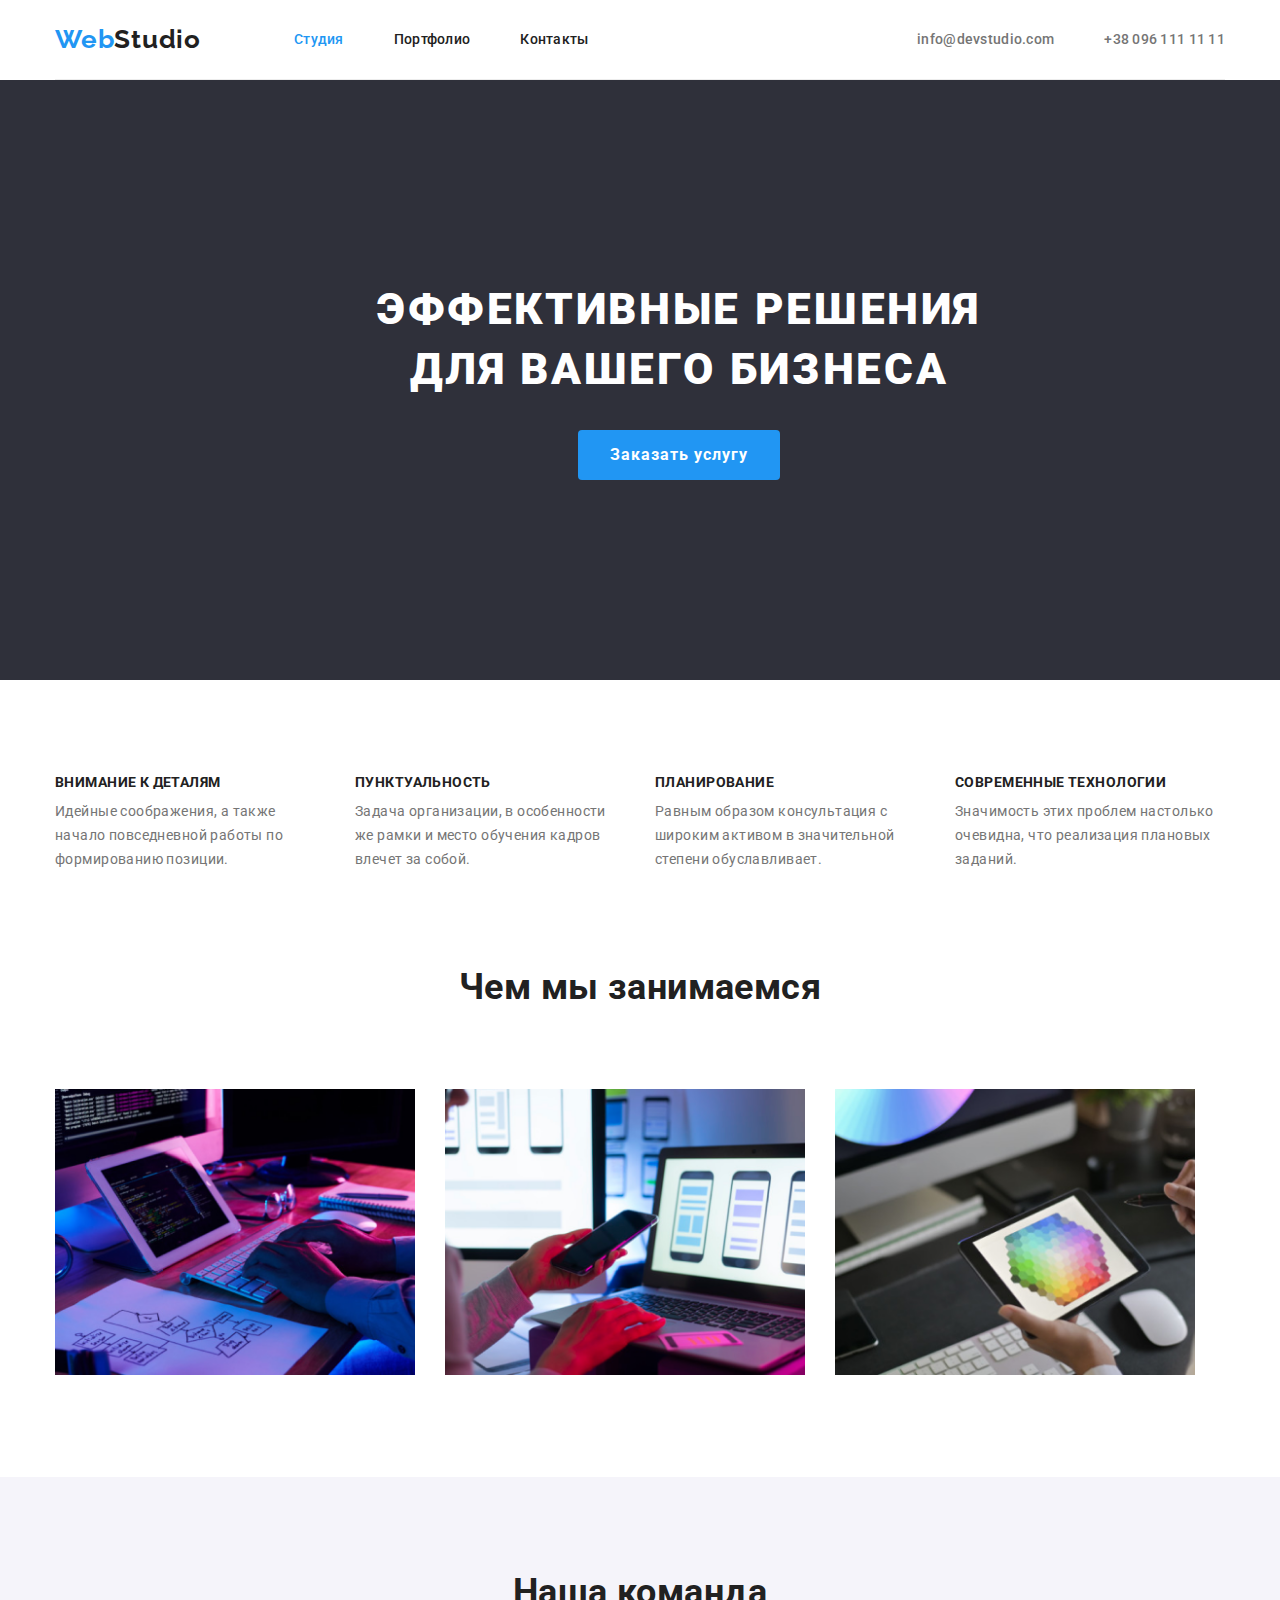
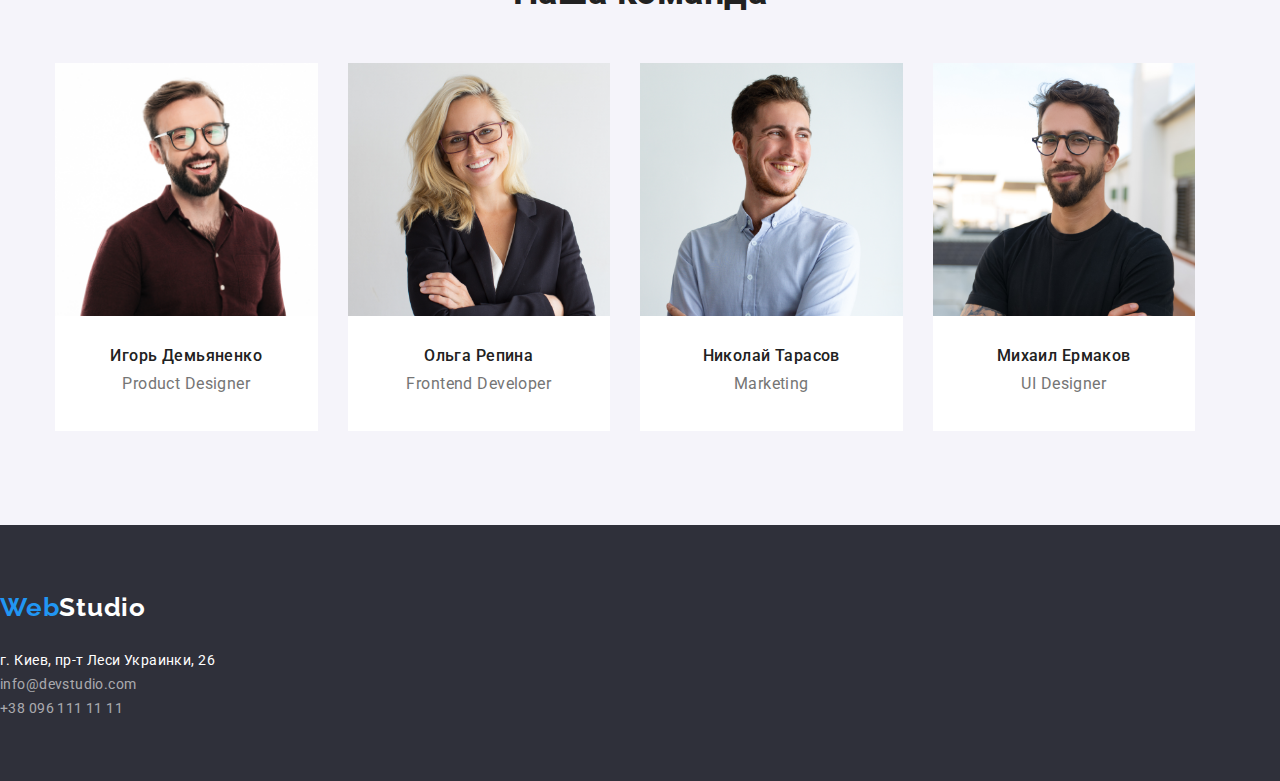
<file: index.html>
<!DOCTYPE html>
<html lang="ru">
  <head>
    <meta charset="UTF-8" />
    <meta name="viewport" content="width=device-width, initial-scale=1.0" />
    <title>WebStudio</title>
    <link
      href="https://fonts.googleapis.com/css2?family=Roboto:wght@400;500;700;900&display=swap"
      rel="stylesheet"
    />
    <link
      href="https://fonts.googleapis.com/css2?family=Raleway:wght@700&display=swap"
      rel="stylesheet"
    />
    <link rel="stylesheet" href="./css/normalize.css" />
    <link rel="stylesheet" href="./css/style.css" />
  </head>
  <body class="bg-color-w">
    <header class="header">
      <div class="header-container">
        <a href="./index.html" class="logo logo-web-header heder-logo">
          <span class="logo-web">Web</span>Studio
        </a>

        <nav class="navigation">
          <ul class="list menu">
            <li class="menu-item">
              <a href="./index.html" class="link menu-link current">Студия</a>
            </li>
            <li class="menu-item">
              <a href="./portfolio.html" class="link menu-link">Портфолио</a>
            </li>
            <li class="menu-item">
              <a href="" class="link menu-link">Контакты</a>
            </li>
          </ul>
        </nav>

        <ul class="list menu">
          <li class="menu-item">
            <a href="mailto:info@devstudio.com" class="link menu-link contacts"
              >info@devstudio.com</a
            >
          </li>
          <li class="menu-item">
            <a href="tel:+380961111111" class="link menu-link contacts"
              >+38 096 111 11 11</a
            >
          </li>
        </ul>
      </div>
    </header>
    <main>
      <div class="">
        <section class="hero bg-color-dark">
          <div class="container">
            <div class="hero-content">
              <h1 class="h1 hero-title">
                Эффективные решения для вашего бизнеса
              </h1>
              <button class="btn btn-studia" type="button">
                Заказать услугу
              </button>
            </div>
          </div>
        </section>
      </div>
      <section class="">
        <div class="container">
          <ul class="benefits flexbox list">
            <li class="content-box">
              <h2 class="h2 section-title-caps">Внимание к деталям</h2>
              <p class="p">
                Идейные соображения, а также начало повседневной работы по
                формированию позиции.
              </p>
            </li>
            <li class="content-box">
              <h2 class="h2 section-title-caps">Пунктуальность</h2>
              <p class="p banefits-paragraph">
                Задача организации, в особенности же рамки и место обучения
                кадров влечет за собой.
              </p>
            </li>
            <li class="content-box">
              <h2 class="h2 section-title-caps">Планирование</h2>
              <p class="p banefits-paragraph">
                Равным образом консультация с широким активом в значительной
                степени обуславливает.
              </p>
            </li>
            <li class="content-box">
              <h2 class="h2 section-title-caps">Современные технологии</h2>
              <p class="p banefits-paragraph">
                Значимость этих проблем настолько очевидна, что реализация
                плановых заданий.
              </p>
            </li>
          </ul>
        </div>
      </section>

      <section class="section">
        <div class="container">
          <h2 class="h2 section-title">Чем мы занимаемся</h2>
          <ul class="list work">
            <li class="work-item fleximg-my-work">
              <img
                src="./images/box1-img.png"
                alt="чем мы занимаемся"
                width="370"
              />
            </li>
            <li class="work-item fleximg-my-work">
              <img
                src="./images/box2-img.png"
                alt="чем мы занимаемся"
                width="370"
              />
            </li>
            <li class="work-item fleximg-my-work">
              <img
                src="./images/box3-img.png"
                alt="чем мы занимаемся"
                width="370"
              />
            </li>
          </ul>
        </div>
      </section>

      <div class="my-comand">
        <section class="section bg-color-blu">
          <div class="container">
            <h2 class="h2 section-title">Наша команда</h2>
            <ul class="list work">
              <li class="work-tiam fleximg-tiam">
                <img
                  src="./images/Igor-demianenko-img.png"
                  alt="Igor demianenko"
                  width="270"
                />
                <h3 class="h3 section-title-mini workers-text">
                  Игорь Демьяненко
                </h3>
                <p class="p paragraf">Product Designer</p>
              </li>
              <li class="work-tiam fleximg-tiam">
                <img
                  src="./images/Olga-Repina-img.png"
                  alt="Olga Repina"
                  width="270"
                />
                <h3 class="h3 section-title-mini workers-text">Ольга Репина</h3>
                <p class="p paragraf">Frontend Developer</p>
              </li>
              <li class="work-tiam fleximg-tiam">
                <img
                  src="./images/Nikola-Tarasov-img.png"
                  alt="NikolaTarasov"
                  width="270"
                />
                <h3 class="h3 section-title-mini workers-text">
                  Николай Тарасов
                </h3>
                <p class="p paragraf">Marketing</p>
              </li>
              <li class="work-tiam fleximg-tiam">
                <img
                  src="./images/Mihail-Ermakov-img.png"
                  alt="Mihail Ermakov"
                  width="270"
                />
                <h3 class="h3 section-title-mini workers-text">
                  Михаил Ермаков
                </h3>
                <p class="p paragraf">UI Designer</p>
              </li>
            </ul>
          </div>
        </section>
      </div>
    </main>
    <footer class="footer">
      <div class="footer-container">
        <ul id="contact" class="list">
          <li>
            <a href="./index.html" class="logo logo-web-footer link-hf">
              <span class="logo-web">Web</span>Studio
            </a>
          </li>
          <li>
            <a
              href="https://goo.gl/maps/qLHVph3DB6p78ZDM9"
              class="link footer-text address-color"
              >г. Киев, пр-т Леси Украинки, 26</a
            >
          </li>
          <li>
            <a
              href="mailto:info@devstudio.com"
              class="contacts-mt link footer-text"
              >info@devstudio.com</a
            >
          </li>
          <li>
            <a href="tel:8096l1111111" class="contacts-mt link footer-text"
              >+38 096 111 11 11</a
            >
          </li>
        </ul>
      </div>
    </footer>
  </body>
</html>
</file>
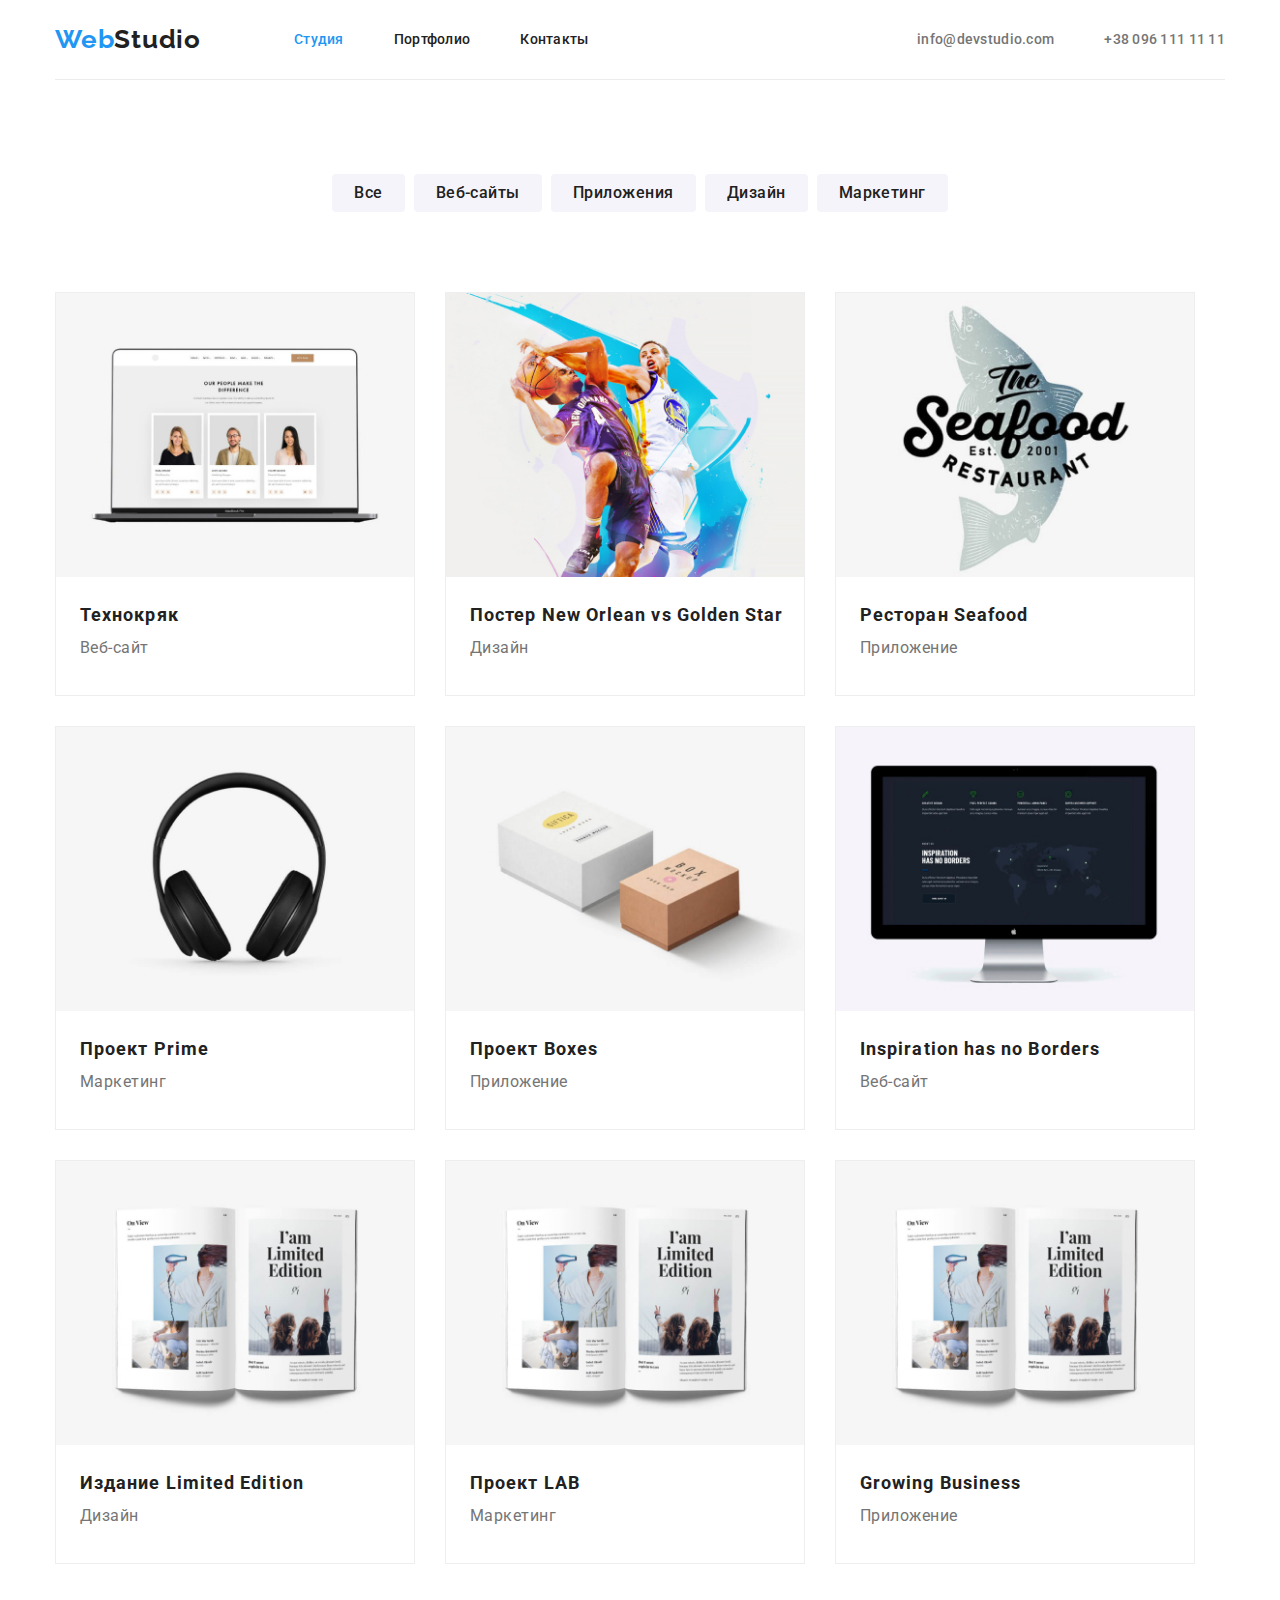
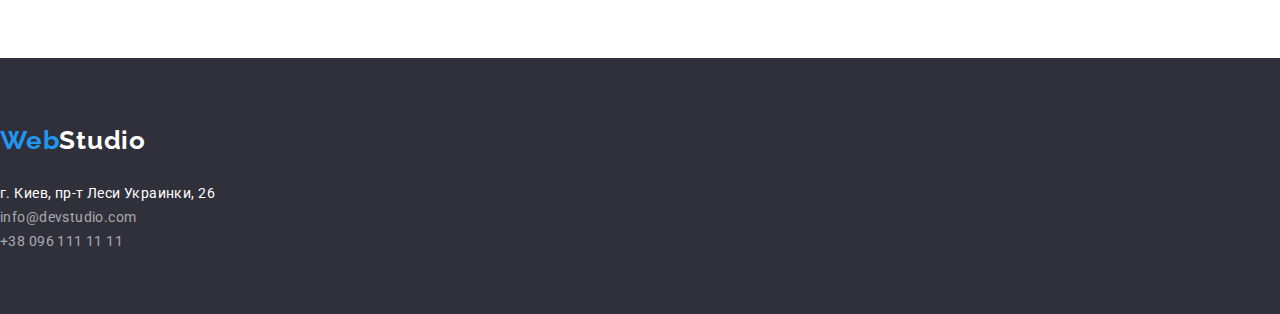
<file: portfolio.html>
<!DOCTYPE html>
<html lang="en">
<head>
    <meta charset="UTF-8">
    <meta name="viewport" content="width=device-width, initial-scale=1.0">
    <title>WebStudio</title>
    <link href="https://fonts.googleapis.com/css2?family=Roboto:wght@400;500;700;900&display=swap" rel="stylesheet">
    <link href="https://fonts.googleapis.com/css2?family=Raleway:wght@700&display=swap" rel="stylesheet">
    <link rel="stylesheet" href="./css/normalize.css"/>
    <link rel="stylesheet" href="./css/style.css"/>
</head>
<body class="bg-color-w">
    <header class="header">
        <div class="container header-container">
            <a href="./index.html" class="logo logo-web-header heder-logo">
                <span class="logo-web">Web</span>Studio
            </a>

            <nav class="navigation">
                <ul class="list menu">
                        <li class="menu-item"> <a href="./index.html" class="link menu-link current">Студия</a></li>
                        <li class="menu-item"> <a href="./portfolio.html" class="link menu-link">Портфолио</a></li>
                        <li class="menu-item"> <a href="" class="link menu-link">Контакты</a></li>
                </ul>  
            </nav>

                <ul class="list menu">
                    <li class="menu-item"><a href="mailto:info@devstudio.com" class="link menu-link contacts">info@devstudio.com</a></li>
                    <li class="menu-item"><a href="tel:+380961111111" class="link menu-link contacts">+38 096 111 11 11</a></li>
                 </ul>
        </div>    
    </header>

    <main >
        <div class="portfolio-container">
            <section>
                <div class="">
                    <h1 class="h1 visually-hidden section-title">Нашы проекты</h1>
                    <ul class="list menu-portfolio">
                        <li class="menu-portfolio-item"><button type=button class="btn btn-portfolio">Все</button></li>
                        <li class="menu-portfolio-item"><button type=button class="btn btn-portfolio">Веб-сайты</button></li>
                        <li class="menu-portfolio-item"><button type=button class="btn btn-portfolio">Приложения</button></li>
                        <li class="menu-portfolio-item"><button type=button class="btn btn-portfolio">Дизайн</button></li>
                        <li class="menu-portfolio-item"><button type=button class="btn btn-portfolio">Маркетинг</button></li>
                    </ul>
                </div>
            </section>
    
                <section >
                    <div class="container">
                    <ul class="list work">
                        <li class="work-item fleximg b-box">
                            <img src="./images/img.jpg" alt="tehnokriak" width="370" >
                            <h3 class="h3 exemples-title">Технокряк</h3>
                            <p class="p paragraf-ptf">Веб-сайт</p>
                        </li>
                        <li class="work-item fleximg b-box">
                            <img src="./images/img(1).jpg" alt="new Orlean" width="370" >
                            <h3 class="h3 exemples-title">Постер New Orlean vs Golden Star</h3>
                            <p class="p paragraf-ptf">Дизайн</p>
                        </li>
                        <li class="work-item fleximg b-box">
                            <img src="./images/img(2).jpg" alt="restoran Seafood" width="370">
                            <h3 class="h3 exemples-title">Ресторан Seafood</h3>
                            <p class="p paragraf-ptf">Приложение</p>
                        </li>
                    </ul>
                    <ul class="list work">
                        <li class="work-item fleximg b-box">
                            <img src="./images/img(3).jpg" alt="project Prime" width="370">
                            <h3 class="h3 exemples-title">Проект Prime</h3>
                            <p class="p paragraf-ptf">Маркетинг</p>
                        </li>
                        <li class="work-item fleximg b-box">
                            <img src="./images/img(4).jpg" alt="project Boxes" width="370">
                            <h3 class="h3 exemples-title">Проект Boxes</h3>
                            <p class="p paragraf-ptf">Приложение</p>
                        </li>
                        <li class="work-item fleximg b-box">
                            <img src="./images/img(5).jpg" alt="Inspiration has no Borders" width="370">
                            <h3 class="h3 exemples-title">Inspiration has no Borders</h3>
                            <p class="p paragraf-ptf">Веб-сайт</p>
                        </li>
                    </ul>
                    <ul class="list work">
                        <li class="work-item fleximg b-box">
                            <img src="./images/img(6).jpg" alt="jornal Limited Edition" width="370">
                            <h3 class="h3 exemples-title">Издание Limited Edition</h3>
                            <p class="p paragraf-ptf">Дизайн</p>
                        </li>
                        <li class="work-item fleximg b-box">
                            <img src="./images/img(6).jpg" alt="project LAB" width="370">
                            <h3 class="h3 exemples-title">Проект LAB</h3>
                            <p class="p paragraf-ptf">Маркетинг</p>
                        </li>
                        <li class="work-item fleximg b-box">
                            <img src="./images/img(6).jpg" alt="Growing Business" width="370">
                            <h3 class="h3 exemples-title">Growing Business</h3>
                            <p class="p paragraf-ptf">Приложение</p>
                        </li>
                    </ul>
                </div>
                </section>
                    
            
        </div>
            
    </main>
    <footer class="footer">
        <div class="container footer-container">
            <ul id="contact" class="list"> 
                <li>
                    <a href="./index.html" class="logo logo-web-footer link-hf">
                    <span class="logo-web">Web</span>Studio
                    </a>
                </li>
                <li><a href="https://goo.gl/maps/qLHVph3DB6p78ZDM9" class="link footer-text address-color">г. Киев, пр-т Леси Украинки, 26</a></li>
                <li><a href="mailto:info@devstudio.com" class="contacts-mt link footer-text">info@devstudio.com</a></li>
                <li><a href="tel:8096l1111111" class="contacts-mt link footer-text">+38 096 111 11 11</a></li>
            </ul>
        </div>
    </footer>
</body>
</html>
</file>
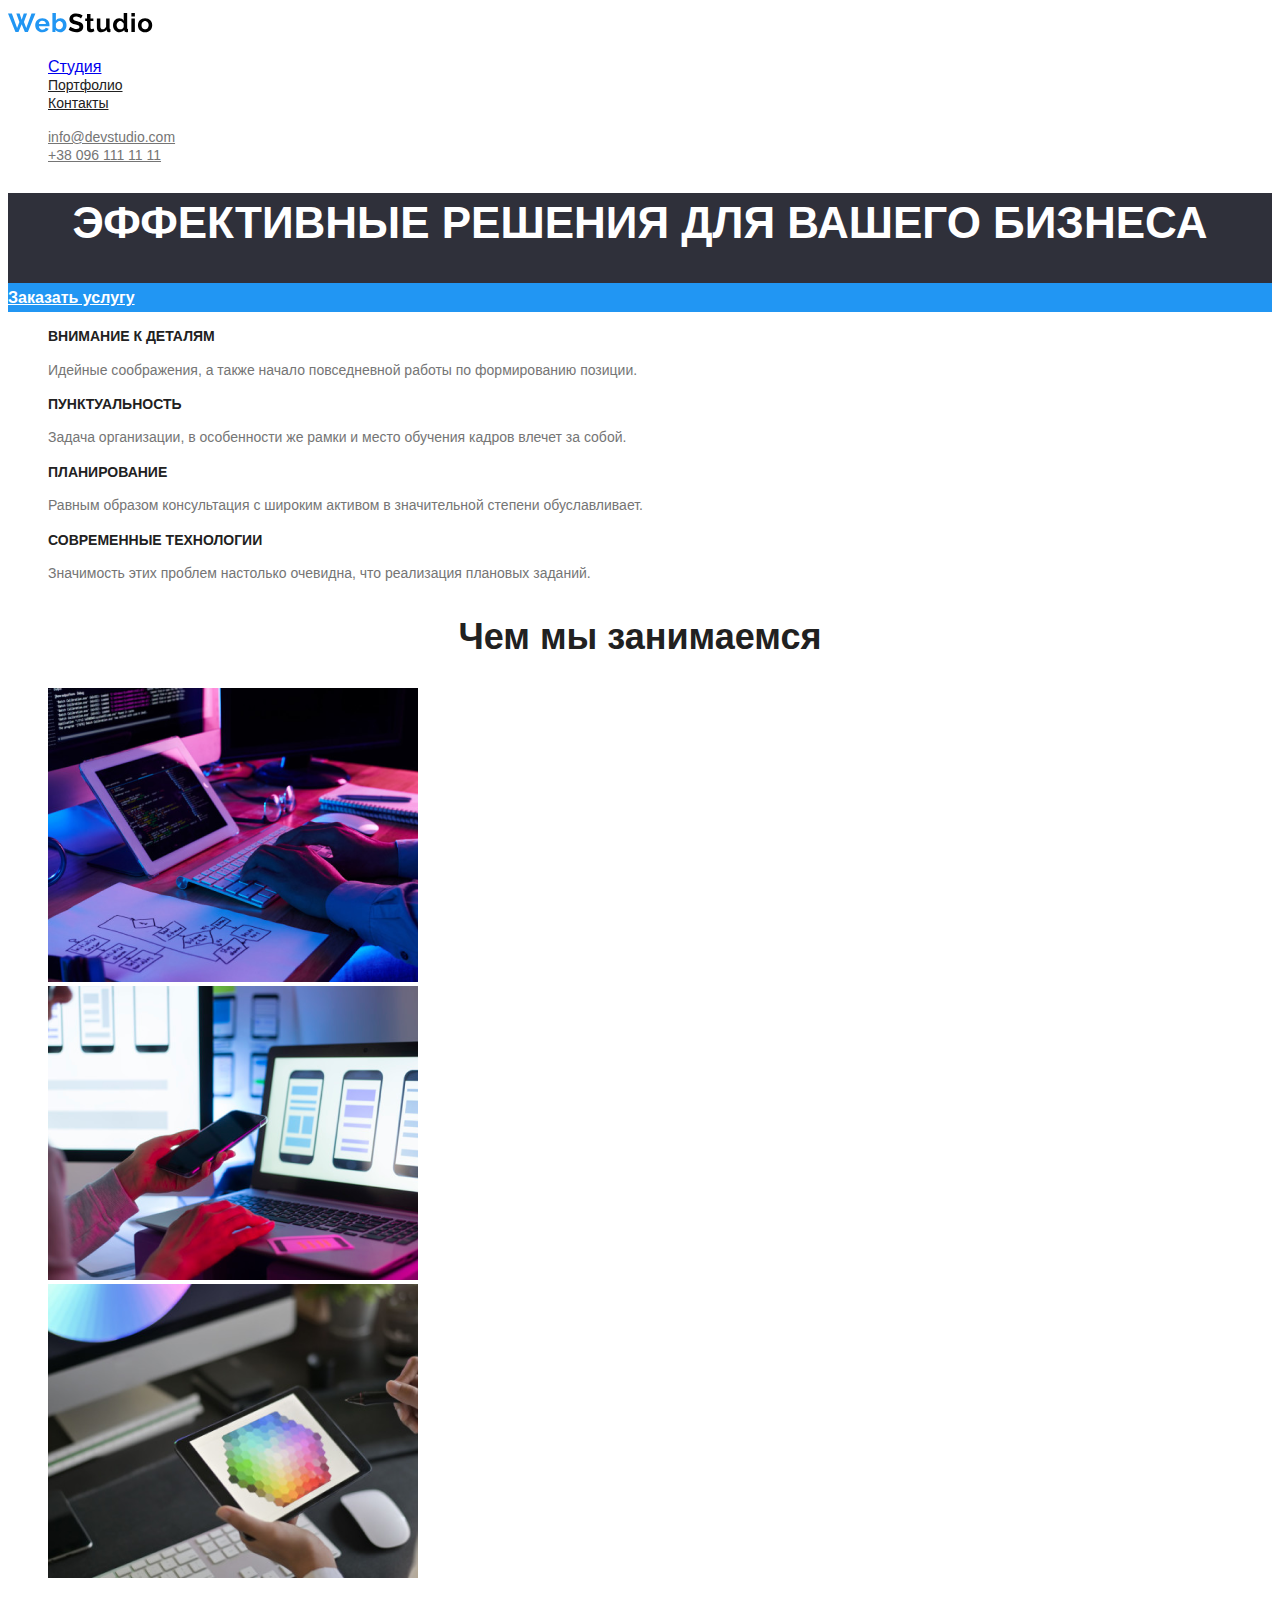
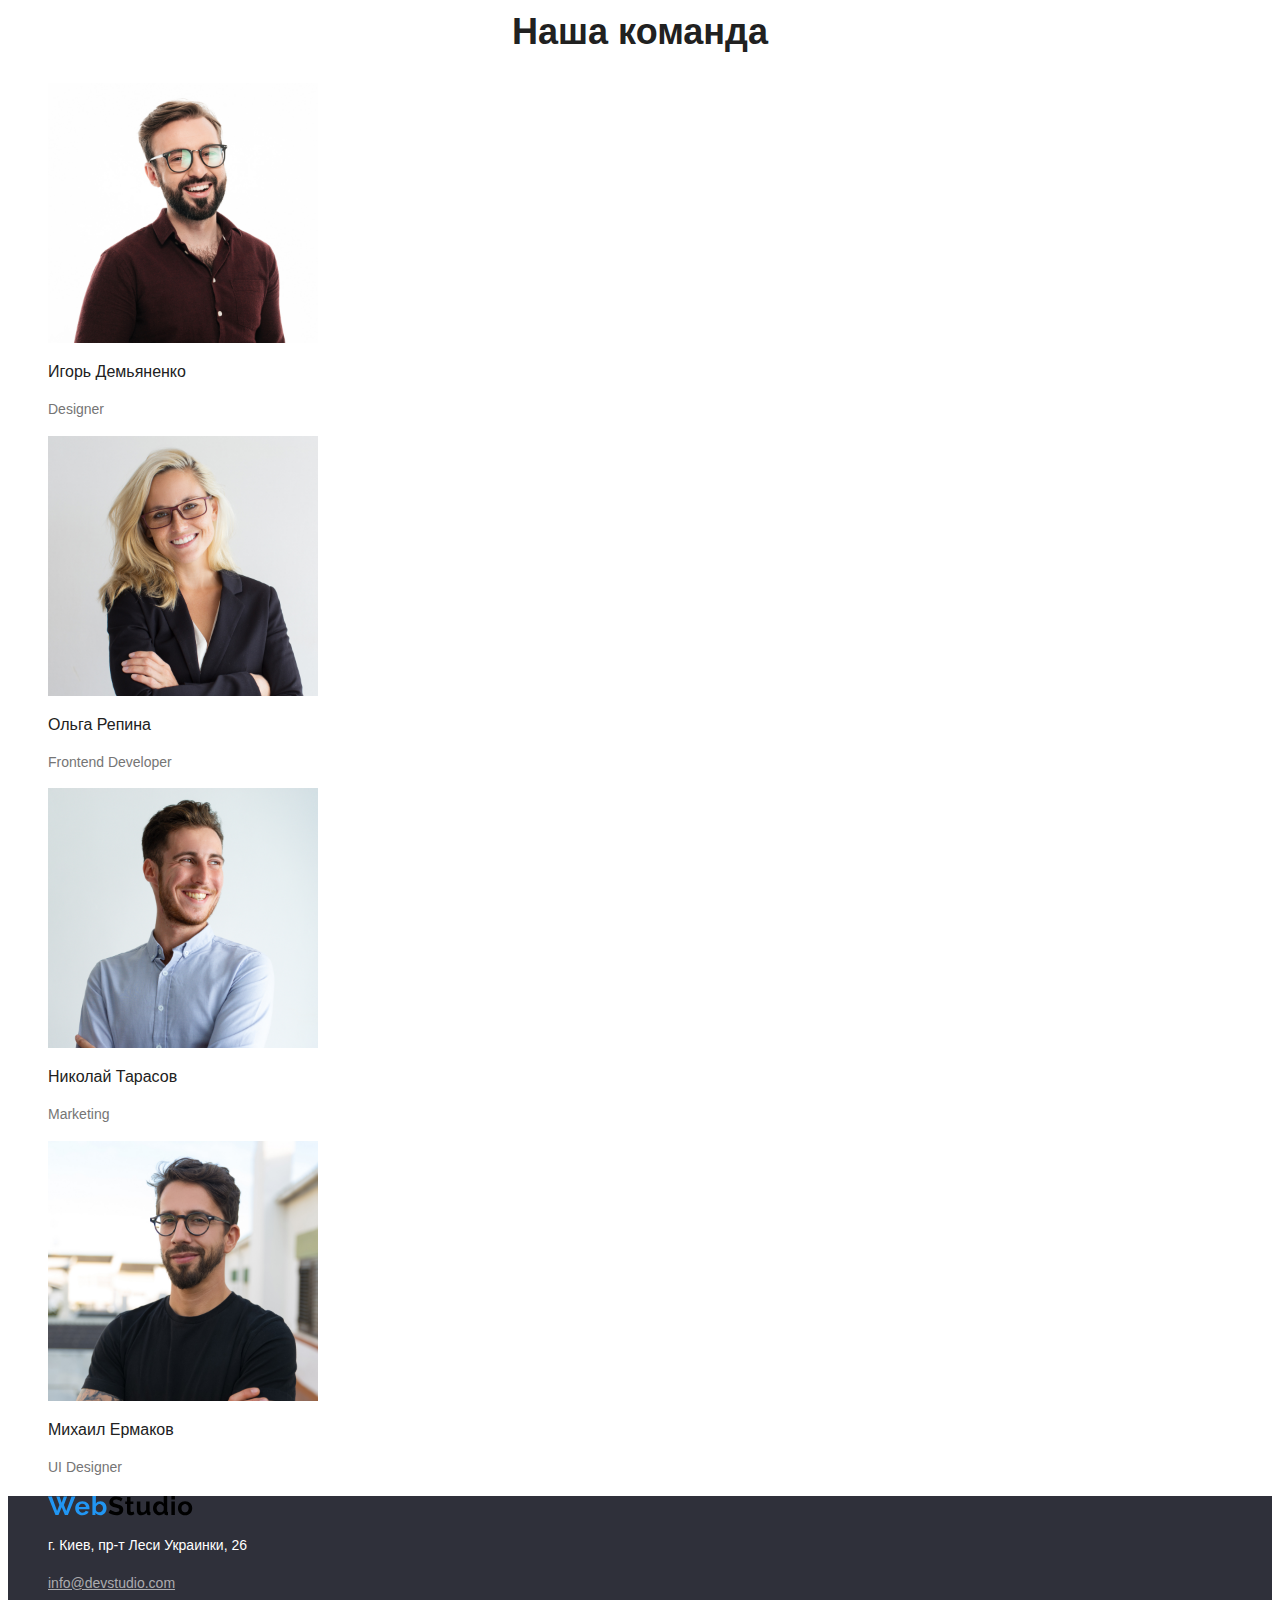
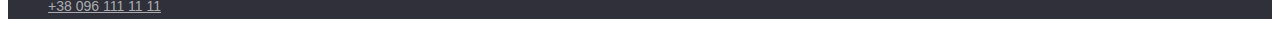
<file: images/WebStudio.html>
<!DOCTYPE html>
<!-- saved from url=(0056)https://anton0511.github.io/goit-markup-hw-02/index.html -->
<html lang="en"><head><meta http-equiv="Content-Type" content="text/html; charset=UTF-8">
    
    <meta name="viewport" content="width=device-width, initial-scale=1.0">
    <title>WebStudio</title>
    <link href="./WebStudio_files/css2" rel="stylesheet">
    <link href="./WebStudio_files/css2(1)" rel="stylesheet">
    <link rel="stylesheet" href="./WebStudio_files/styles.css">
</head>
<body class="page"><div id="ext-megabonus-main-content"><div class="ext-megabonus__container"><div class="ext-megabonus__container-content"><div id="notice-wrapper" class=""></div></div></div></div>
    <header class="page-header">
        <nav>
        <a href="https://anton0511.github.io/index.html" class="logo">
            <img src="./WebStudio_files/WebStudio.svg" alt="icon">
         </a>

         <ul class="site-nav list">
            <li> <a href="https://anton0511.github.io/goit-markup-hw-02/index.html" class="link.current">Студия</a></li>
            <li> <a href="https://anton0511.github.io/goit-markup-hw-02/portfolio.html" class="link">Портфолио</a></li>
            <li> <a href="https://anton0511.github.io/goit-markup-hw-02/index.html" class="link">Контакты</a></li>
         </ul>

         <ul class="auth-nav list">
            <li> <a href="mailto:info@devstudio.com" class="nav-info">info@devstudio.com</a></li>
            <li> <a href="tel:+380961111111" class="nav-info">+38 096 111 11 11</a></li>
         </ul>
        </nav> 
    </header>

<main>
    <div>
        <section class="hero">
            <h1 class="hero-title">Эффективные решения  для вашего бизнеса</h1>
            <a href="https://anton0511.github.io/goit-markup-hw-02/index.html" class="button">Заказать услугу</a>
        </section>
    </div>
 
   <section class="our-section">
        <ul class="about-our list">
            <li>
                <h2 class="about-our-title">Внимание к деталям</h2>
                <p class="about-our-text">Идейные соображения, а также начало повседневной работы по формированию позиции.</p>
            </li>
            <li>
                <h2 class="about-our-title">Пунктуальность</h2>
                <p class="about-our-text">Задача организации, в особенности же рамки и место обучения кадров влечет за собой.</p>
            </li>
            <li>
                <h2 class="about-our-title">Планирование</h2>
                <p class="about-our-text">Равным образом консультация с широким активом в значительной степени обуславливает.</p>
            </li>
            <li>
                <h2 class="about-our-title">Современные технологии</h2>
                <p class="about-our-text">Значимость этих проблем настолько очевидна, что реализация плановых заданий.</p>
            </li>
        </ul>
    </section>  

    <section class="our-section">
        <h2 class="work">Чем мы занимаемся</h2>
        <ul class="our-work list">
            <li>
               <img src="./WebStudio_files/photo1.png" alt="work" width="370"> 
            </li>
            <li>
                <img src="./WebStudio_files/photo2.png" alt="work" width="370"> 
            </li>
            <li>
                <img src="./WebStudio_files/photo3.png" alt="work" width="370">  
            </li>
        </ul>
    </section>
     
    <section>
        <h2 class="team">Наша команда</h2>
        <ul class="our-team list">
            <li>
                    <img src="./WebStudio_files/IgorD.jpg" alt="Сотрудник" width="270">
                       <h3 class="teamated">Игорь Демьяненко</h3> 
                        <p class="about-our-text">Designer</p> 
             </li>
            <li>
                <img src="./WebStudio_files/Olga.jpg" alt="Сотрудник" width="270">
                    <h3 class="teamated">Ольга Репина</h3>
                    <p class="about-our-text">Frontend Developer</p> 
            </li>
            <li>
                <img src="./WebStudio_files/Nikolay.jpg" alt="Сотрудник" width="270">
                    <h3 class="teamated">Николай Тарасов</h3>
                    <p class="about-our-text">Marketing</p> 
            </li>
            <li>
                <img src="./WebStudio_files/Mihail.jpg" alt="Сотрудник" width="270">
                    <h3 class="teamated">Михаил Ермаков</h3>
                    <p class="about-our-text">UI Designer</p> 
            </li>
        </ul>
    </section>
</main>

    <footer class="footer">
        <ul class="our-contacts list">
            <li>
                <img src="./WebStudio_files/WebStudio.svg" alt="logo" class="logo">
            </li>
            <li>
               <p class="adress">г. Киев, пр-т Леси Украинки, 26</p>  
            </li>
            <li>
                <a href="mailto:info@devstudio.com" class="contacts-mt">info@devstudio.com</a>
            </li>
            <li>
                <a href="tel:+380961111111" class="contacts-mt">+38 096 111 11 11</a>
            </li>
        </ul>
    </footer>


<app-content ng-version="10.1.5"></app-content></body></html>
</file>
<file: css/style.css>
:root {
  --logo: #2196f3;
  --main-text-cl: #212121;
  --accent-cl: #2196f3;
  --title-cl: #ffffff;
  --black: #212121;
  --grey: #757575;
  --black-rock: #2f303a;
  --bg-color: #e5e5e5;
  --bg-cl-blu: #f5f4fa;
}

html {
  box-sizing: border-box;
}

body {
  font-family: "Roboto", sans-serif;
  font-weight: 400;
  font-size: 14px;
  line-height: 1.71;
  letter-spacing: 0.03em;
  color: var(--grey);
  background-color: var(--bg-color);
}

img {
  display: block;
  max-width: 100%;
  height: auto;
}

.h1,
.h2,
.h3,
.p {
  margin: 0px;
  padding: 0px;
}

.bg-color-w {
  background-color: var(--title-cl);
}

.list {
  list-style: none;
  margin: 0;
  padding: 0;
}

.link,
.link-hf,
.heder-logo {
  color: inherit;
  text-decoration: none;
}

.link-hf {
  display: inline-block;
  margin-bottom: 20px;
}

.link:hover,
.link:focus {
  color: var(--accent-cl);
}

.btn {
  display: inline-block;
  font-family: inherit;
  font-size: 16px;
  text-align: center;
  border-radius: 4px;
}

.btn-studia {
  display: flex;
  margin: auto;
  font-weight: 700;
  line-height: 1.87;
  align-items: center;
  letter-spacing: 0.06em;
  color: var(--title-cl);
  background-color: var(--accent-cl);
  border: none;
  padding: 10px 32px;
  min-width: 200px;
}

.btn-portfolio {
  font-weight: 500;
  line-height: 1.62;
  letter-spacing: 0.03em;
  color: var(--black);
  background-color: #f5f4fa;
  border: none;
  padding: 6px 22px;
}
.btn-portfolio:hover,
.btn-portfolio:focus {
  background-color: var(--accent-cl);
  color: var(--title-cl);
}

.logo {
  font-family: "Raleway", sans-serif;
  font-weight: 700;
  font-size: 26px;
  line-height: 1, 192;
  letter-spacing: 0.03em;
}

.logo-web {
  color: var(--accent-cl);
}

.logo-web-header {
  color: var(--black);
}

.logo-web-footer {
  color: var(--title-cl);
}

.menu-link,
.contacts {
  font-weight: 500;
  font-size: 14px;
  line-height: 1.142;
  letter-spacing: 0.02em;
  color: var(--black);
  font-family: Roboto;
  font-style: normal;
  font-weight: 500;
  text-align: left;
}

.current {
  color: var(--accent-cl);
}

.contacts {
  color: var(--grey);
}

.section {
  padding-top: 94px;
}

.section-title {
  color: var(--black);
  font-weight: 700;
  font-size: 36px;
  line-height: 1.172;
  text-align: center;
  margin-bottom: 50px;
}

.section-title-mini {
  font-size: 16px;
  line-height: 1.187;
  font-weight: 500;
  text-align: center;
  color: var(--black);
}

.section-title-caps {
  font-weight: 700;
  font-size: 14px;
  line-height: 1.172;
  text-transform: uppercase;
  color: var(--black);
  margin-bottom: 10px;
}

.banefits-paragraph {
  font-size: 14px;
  font-weight: 400;
  line-height: 1.714;
  letter-spacing: 0.03em;
  text-align: left;
}

.hero-title {
  color: var(--title-cl);
  font-style: normal;
  font-size: 44px;
  font-weight: 900;
  line-height: 1.363;
  letter-spacing: 0.06em;
  text-align: center;
  text-transform: uppercase;
  margin-bottom: 30px;
}

.title-progect {
  font-weight: 700;
  font-size: 18px;
  line-height: 2;
  letter-spacing: 0.06em;
  color: var(--black);
}

.exemples-title {
  margin-top: 20px;
  margin-left: 24px;
  font-weight: bold;
  font-family: Roboto;
  font-size: 18px;
  font-style: normal;
  font-weight: 700;
  line-height: 36px;
  letter-spacing: 0.06em;
  text-align: left;
  color: var(--black);
}

.paragraf {
  font-size: 16px;
  line-height: 1.187;
  text-align: center;
  margin-bottom: 30px;
}

.paragraf-ptf {
  margin-bottom: 20px;
  margin-left: 24px;
  font-size: 16px;
  line-height: 1.875;
  text-align: left;
  font-family: Roboto;
  font-style: normal;
  font-weight: 400;
  letter-spacing: 0.03em;
  color: #757575;
}

.footer-text {
  font-weight: 400;
  font-size: 14px;
  padding-top: 10px;
  padding-bottom: 3px;
  line-height: 1.714;
  margin-top: 0;
  margin-bottom: 9px;
  bottom: 0;
}

.address-color {
  color: var(--title-cl);
}

.contacts-mt {
  color: rgba(255, 255, 255, 0.6);
}

address {
  font-style: normal;
}

.bg-color-dark,
.footer {
  background-color: var(--black-rock);
}

.bg-color-dark {
  height: 600px;
}

.container {
  width: 1170px;
  padding-left: 0px;
  padding-right: 0px;
  margin-right: auto;
  margin-left: auto;
}

.footer-container {
  width: 1600px;
  padding-left: 0px;
  padding-right: 0px;
  padding-bottom: 60px;
  padding-top: 60px;
  margin-right: auto;
  margin-left: auto;
}

.header {
  width: 1170px;
  background: var(--title-cl);
  margin-top: 0px;
  margin-left: auto;
  margin-right: auto;
}

.header-container {
  display: inline-flex;
  align-items: center;
  height: 79px;
  border-bottom: 1px solid #ececec;
  width: 1170px;
  padding-left: 0px;
  padding-right: 0px;
  margin-right: auto;
  margin-left: auto;
}

.bg-color-blu {
  background: var(--bg-cl-blu);
  padding-top: 94px;
}

.my-comand {
  margin-top: 94px;
}

.menu {
  display: inline-flex;
  padding-top: 32px;
  padding-bottom: 32px;
}

.menu-item:not(:last-child) {
  padding-right: 50px;
}

.heder-logo {
  display: inline-block;
  margin-right: 93px;
  align-items: center;
}

.navigation {
  margin-right: auto;
}

.hero-content {
  display: inline-block;
  width: 696px;
  margin: 200px 276px;
}

.flexbox {
  display: flex;
  justify-content: space-between;
}
.content-box {
  width: 270px;
  flex-basis: calc(100% / 4 -30px);
}

.benefits {
  margin-top: 94px;
}

.work {
  display: flex;
  flex-wrap: wrap;
  margin-left: 0;
  margin-top: 0;
  margin-right: 0;
}

.work-item {
  flex-basis: calc(100% / 3 - 30px);
  margin: 0;
}
.work-item:first-child {
  margin-left: 0;
  margin-right: 0;
}

.work-item:for-child {
  margin-left: 0;
  margin-right: 0;
}

.work-tiam {
  flex-basis: calc(100% / 4 - 30px);
  background-color: var(--title-cl);
}

.work-tiam:first-child {
  margin-left: 0;
  margin-right: 0;
}

.fleximg {
  width: 370px;
  height: 404px;
  margin-left: 30px;
  margin-top: 30px;
  text-align: center;
}

.fleximg-my-work {
  width: 370px;
  height: 294px;
  margin-left: 30px;
  margin-top: 30px;
  text-align: center;
}

.fleximg-tiam {
  width: 370px;
  height: 368px;
  margin-left: 30px;
  margin-top: 0;
  text-align: center;
  margin-bottom: 94px;
}

.b-box {
  display: block;
  border: 1px solid #eeeeee;
  box-sizing: border-box;
}

.workers {
  flex-basis: calc(100% / 4 - 30px);
}

.visually-hidden {
  position: absolute !important;
  clip: rect(1px 1px 1px 1px);
  clip: rect(1px, 1px, 1px, 1px);
  padding: 0 !important;
  border: 0 !important;
  height: 1px !important;
  width: 1px !important;
  overflow: hidden;
}

.workers-text {
  margin-top: 30px;
  margin-bottom: 10px;
}

.menu-portfolio {
  display: flex;
  align-items: center;
  justify-content: center;
  margin-bottom: 50px;
}

.menu-portfolio-item:not(:last-child) {
  padding-right: 9px;
}

.portfolio-container {
  padding-top: 94px;
  padding-bottom: 94px;
  background-color: var(--title-cl);
}
</file>
<file: images/WebStudio_files/styles.css>
.page {
    background: #FFFFFF;
    color: #212121;
    font-family: 'Roboto', sans-serif;
}

.list {
    list-style: none;
}

.logo {
    font-family: Raleway;
    font-weight: bold;      
    font-size: 26px;
    line-height: 1.3;
}

.site-nav .link {
    color: #212121;
    font-weight: 500;
    font-size: 14px;
    line-height: 1.15;
}

.site-nav .link:hover, .site-nav .link:focus {
    color: #2196F3; 
}

.site-nav .link.current {
    color: #2196F3;
}

.nav-info {
    color:#757575;
    font-weight: 500;
    font-size: 14px;
    line-height: 1.15;
}

.nav-info:hover, .nav-info:focus {
    color: #2196F3; 
}

.our-section {
    color: #212121;  
}

.hero {
    background: #2F303A;
}

.hero-title {
    color: #FFFFFF;
    font-weight: 900;
    font-size: 44px;
    line-height: 1.36;
    text-align: center;
    text-transform: uppercase;
}

.about-our-title {
    color: #212121;
    font-weight: bold;
    font-size: 14px;
    line-height: 1.15;
    text-transform: uppercase;
}

.about-our-text {
    color:#757575;
    font-size: 14px;
    line-height: 1.7;
}

.work {
    color: #212121;
    font-weight: bold;
    font-size: 36px;
    line-height: 1.16;
    text-align: center;
}

.team   {
    color: #212121;
    font-weight: bold;
    font-size: 36px;
    line-height: 1.16;
    text-align: center; 
}

.teamated {
    color: #212121;
    font-weight: 500;
    font-size: 16px;
    line-height: 1.18;
}



.footer {
    background: #2F303A; 
}

.adress {
    color: #FFFFFF;
    font-size: 14px;
    line-height: 1.7;
}

.contacts-mt {
    color: rgba(255, 255, 255, 0.6);
    font-size: 14px;
    line-height: 1.7;
}

.button {
    color: #FFFFFF;
    background: #2196F3;
    font-weight: bold;
    font-size: 16px;
    line-height: 1.87;
    display: flex;
    align-items: center;
    text-align: center;
}

.button-primary {
    color: #212121;
    background: #F5F4FA;
    font-family: inherit;
    font-weight: 500;
    font-size: 16px;
    line-height: 1.6;
    letter-spacing: 0.03em;
}

.button-primary:hover, .button-primary:focus {
    color: #FFFFFF;
    background: #2196F3;
}

.exemples-title {
    color: #212121;
    font-weight: bold;
    font-size: 18px;
    line-height: 2;
}


/*основной цвет color: #212121; 
 /* второстепенный цвет color: #757575;
 /* третий цвет  color: #FFFFFF;
 /* цвет ссылки color: #2196F3;
 /* для адреса в низу color: rgba(255, 255, 255, 0.6);

 /* шапка background: #FFFFFF;
 /* вторая секция и футер background: #2F303A;
 /*  основа под второй секцией и на портфолио background: #FFFFFF;
 /* цвет нашей команды background: #F5F4FA;
</file>
